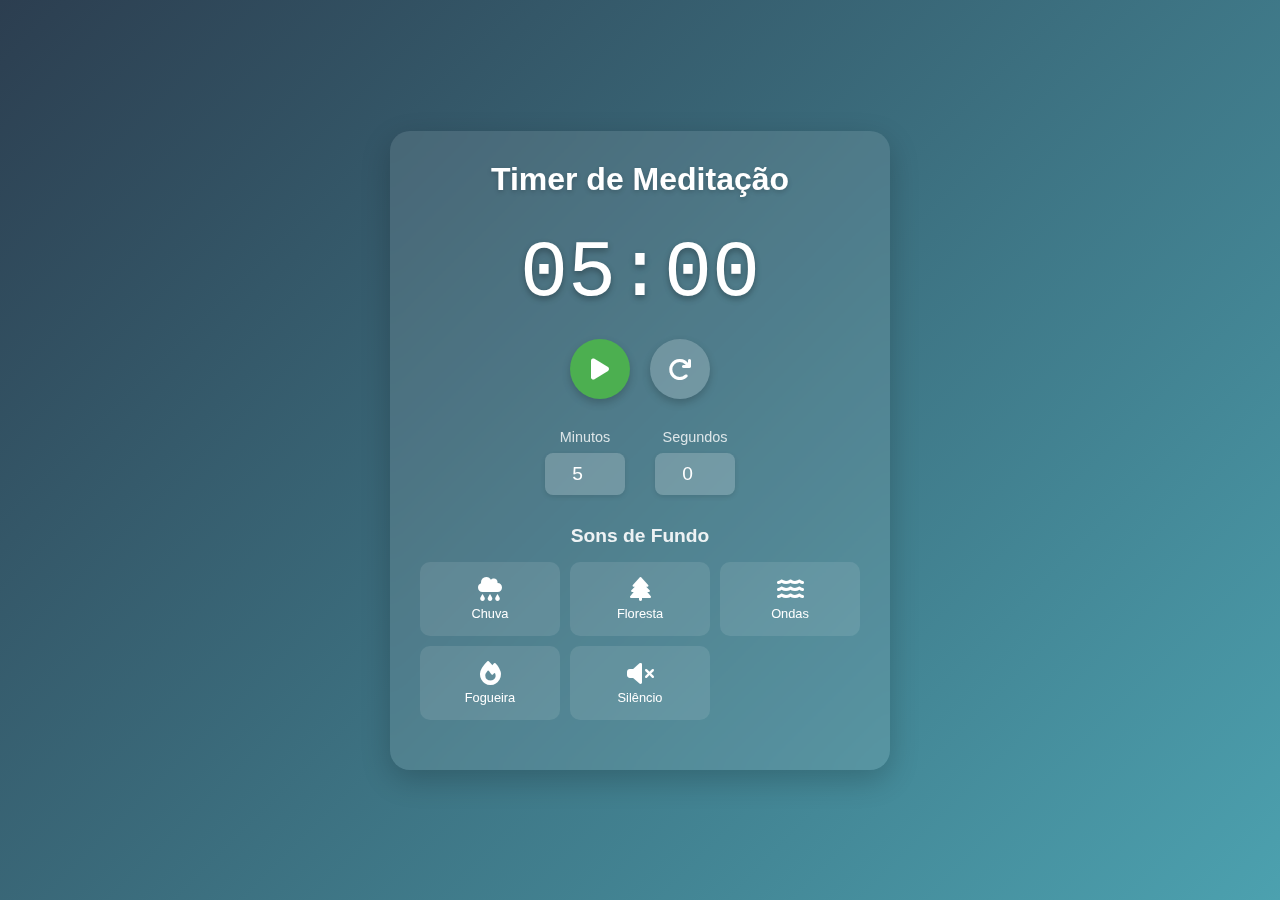
<file: index.html>
<!DOCTYPE html>
<html lang="pt-BR">
<head>
    <meta charset="UTF-8">
    <meta name="viewport" content="width=device-width, initial-scale=1.0">
    <title>Timer de Meditação</title>
    <link rel="stylesheet" href="style.css">
    <link rel="stylesheet" href="https://cdnjs.cloudflare.com/ajax/libs/font-awesome/6.4.0/css/all.min.css">
</head>
<body>
    <div class="meditation-app">
        <h1 class="app-title">Timer de Meditação</h1>
        
        <!-- Display do Timer -->
        <div class="timer-display">
            <div class="time" id="time">05:00</div>
            <div class="timer-controls">
                <button id="start-pause" class="control-btn">
                    <i class="fas fa-play"></i>
                </button>
                <button id="reset" class="control-btn">
                    <i class="fas fa-redo"></i>
                </button>
            </div>
        </div>
        
        <!-- Controles do Timer -->
        <div class="timer-settings">
            <div class="setting">
                <label for="minutes">Minutos</label>
                <input type="number" id="minutes" min="1" max="60" value="5">
            </div>
            <div class="setting">
                <label for="seconds">Segundos</label>
                <input type="number" id="seconds" min="0" max="59" value="0">
            </div>
        </div>
        
        <!-- Sons Ambientes -->
        <div class="sounds-section">
            <h2>Sons de Fundo</h2>
            <div class="sound-buttons">
                <button class="sound-btn" data-sound="rain">
                    <i class="fas fa-cloud-rain"></i>
                    <span>Chuva</span>
                </button>
                <button class="sound-btn" data-sound="forest">
                    <i class="fas fa-tree"></i>
                    <span>Floresta</span>
                </button>
                <button class="sound-btn" data-sound="waves">
                    <i class="fas fa-water"></i>
                    <span>Ondas</span>
                </button>
                <button class="sound-btn" data-sound="fire">
                    <i class="fas fa-fire"></i>
                    <span>Fogueira</span>
                </button>
                <button class="sound-btn" data-sound="silence">
                    <i class="fas fa-volume-mute"></i>
                    <span>Silêncio</span>
                </button>
            </div>
        </div>
        
        <!-- Notificação de Finalização -->
        <div class="notification" id="notification">
            <p>Sessão concluída!</p>
            <button id="close-notification">OK</button>
        </div>
    </div>

    <!-- Elementos de Áudio (hidden) -->
    <audio id="rain-sound" loop src="https://www.soundhelix.com/examples/mp3/SoundHelix-Song-1.mp3"></audio>
    <audio id="forest-sound" loop src="https://www.soundhelix.com/examples/mp3/SoundHelix-Song-2.mp3"></audio>
    <audio id="waves-sound" loop src="https://www.soundhelix.com/examples/mp3/SoundHelix-Song-3.mp3"></audio>
    <audio id="fire-sound" loop src="https://www.soundhelix.com/examples/mp3/SoundHelix-Song-4.mp3"></audio>

    <script src="script.js"></script>
</body>
</html>
</file>
<file: style.css>
/* Reset e Estilos Globais */
* {
    margin: 0;
    padding: 0;
    box-sizing: border-box;
    font-family: 'Arial', sans-serif;
}

body {
    background: linear-gradient(135deg, #2c3e50, #4ca1af);
    color: #fff;
    min-height: 100vh;
    display: flex;
    justify-content: center;
    align-items: center;
    padding: 20px;
}

/* Container Principal */
.meditation-app {
    width: 100%;
    max-width: 500px;
    background: rgba(255, 255, 255, 0.1);
    backdrop-filter: blur(10px);
    border-radius: 20px;
    padding: 30px;
    box-shadow: 0 10px 30px rgba(0, 0, 0, 0.2);
    text-align: center;
}

.app-title {
    font-size: 2rem;
    margin-bottom: 30px;
    color: #fff;
    text-shadow: 0 2px 5px rgba(0, 0, 0, 0.2);
}

/* Display do Timer */
.timer-display {
    margin-bottom: 30px;
}

.time {
    font-size: 5rem;
    font-weight: 300;
    margin-bottom: 20px;
    font-family: 'Courier New', monospace;
    text-shadow: 0 3px 6px rgba(0, 0, 0, 0.3);
}

.timer-controls {
    display: flex;
    justify-content: center;
    gap: 20px;
}

.control-btn {
    width: 60px;
    height: 60px;
    border-radius: 50%;
    border: none;
    background: rgba(255, 255, 255, 0.2);
    color: white;
    font-size: 1.5rem;
    cursor: pointer;
    transition: all 0.3s ease;
    display: flex;
    justify-content: center;
    align-items: center;
    box-shadow: 0 4px 8px rgba(0, 0, 0, 0.2);
}

.control-btn:hover {
    background: rgba(255, 255, 255, 0.3);
    transform: scale(1.05);
}

.control-btn:active {
    transform: scale(0.95);
}

#start-pause {
    background: #4CAF50;
}

#start-pause:hover {
    background: #45a049;
}

/* Configurações do Timer */
.timer-settings {
    display: flex;
    justify-content: center;
    gap: 30px;
    margin-bottom: 30px;
}

.setting {
    display: flex;
    flex-direction: column;
    align-items: center;
}

.setting label {
    margin-bottom: 8px;
    font-size: 0.9rem;
    opacity: 0.8;
}

.setting input {
    width: 80px;
    padding: 10px;
    border: none;
    border-radius: 8px;
    background: rgba(255, 255, 255, 0.2);
    color: white;
    font-size: 1.2rem;
    text-align: center;
    box-shadow: 0 2px 5px rgba(0, 0, 0, 0.1);
}

.setting input:focus {
    outline: none;
    background: rgba(255, 255, 255, 0.3);
}

/* Sons Ambientes */
.sounds-section {
    margin-bottom: 20px;
}

.sounds-section h2 {
    margin-bottom: 15px;
    font-size: 1.2rem;
    opacity: 0.9;
}

.sound-buttons {
    display: grid;
    grid-template-columns: repeat(3, 1fr);
    gap: 10px;
}

.sound-btn {
    padding: 15px 10px;
    border: none;
    border-radius: 10px;
    background: rgba(255, 255, 255, 0.1);
    color: white;
    cursor: pointer;
    transition: all 0.3s ease;
    display: flex;
    flex-direction: column;
    align-items: center;
    gap: 5px;
}

.sound-btn:hover {
    background: rgba(255, 255, 255, 0.2);
}

.sound-btn.active {
    background: #4CAF50;
    box-shadow: 0 0 10px rgba(76, 175, 80, 0.5);
}

.sound-btn i {
    font-size: 1.5rem;
}

.sound-btn span {
    font-size: 0.8rem;
}

/* Notificação */
.notification {
    position: fixed;
    top: 50%;
    left: 50%;
    transform: translate(-50%, -50%);
    background: rgba(0, 0, 0, 0.8);
    padding: 30px;
    border-radius: 15px;
    text-align: center;
    z-index: 100;
    display: none;
    animation: fadeIn 0.5s ease;
}

.notification p {
    font-size: 1.5rem;
    margin-bottom: 20px;
}

.notification button {
    padding: 10px 20px;
    border: none;
    border-radius: 8px;
    background: #4CAF50;
    color: white;
    cursor: pointer;
    transition: all 0.3s ease;
}

.notification button:hover {
    background: #45a049;
}

/* Animações */
@keyframes fadeIn {
    from { opacity: 0; }
    to { opacity: 1; }
}

@keyframes pulse {
    0% { transform: scale(1); }
    50% { transform: scale(1.05); }
    100% { transform: scale(1); }
}

.pulse {
    animation: pulse 1.5s infinite;
}

/* Responsividade */
@media (max-width: 600px) {
    .meditation-app {
        padding: 20px;
    }
    
    .time {
        font-size: 4rem;
    }
    
    .sound-buttons {
        grid-template-columns: repeat(2, 1fr);
    }
    
    .timer-settings {
        flex-direction: column;
        gap: 15px;
    }
}

@media (max-width: 400px) {
    .time {
        font-size: 3.5rem;
    }
    
    .control-btn {
        width: 50px;
        height: 50px;
        font-size: 1.2rem;
    }
}
</file>
